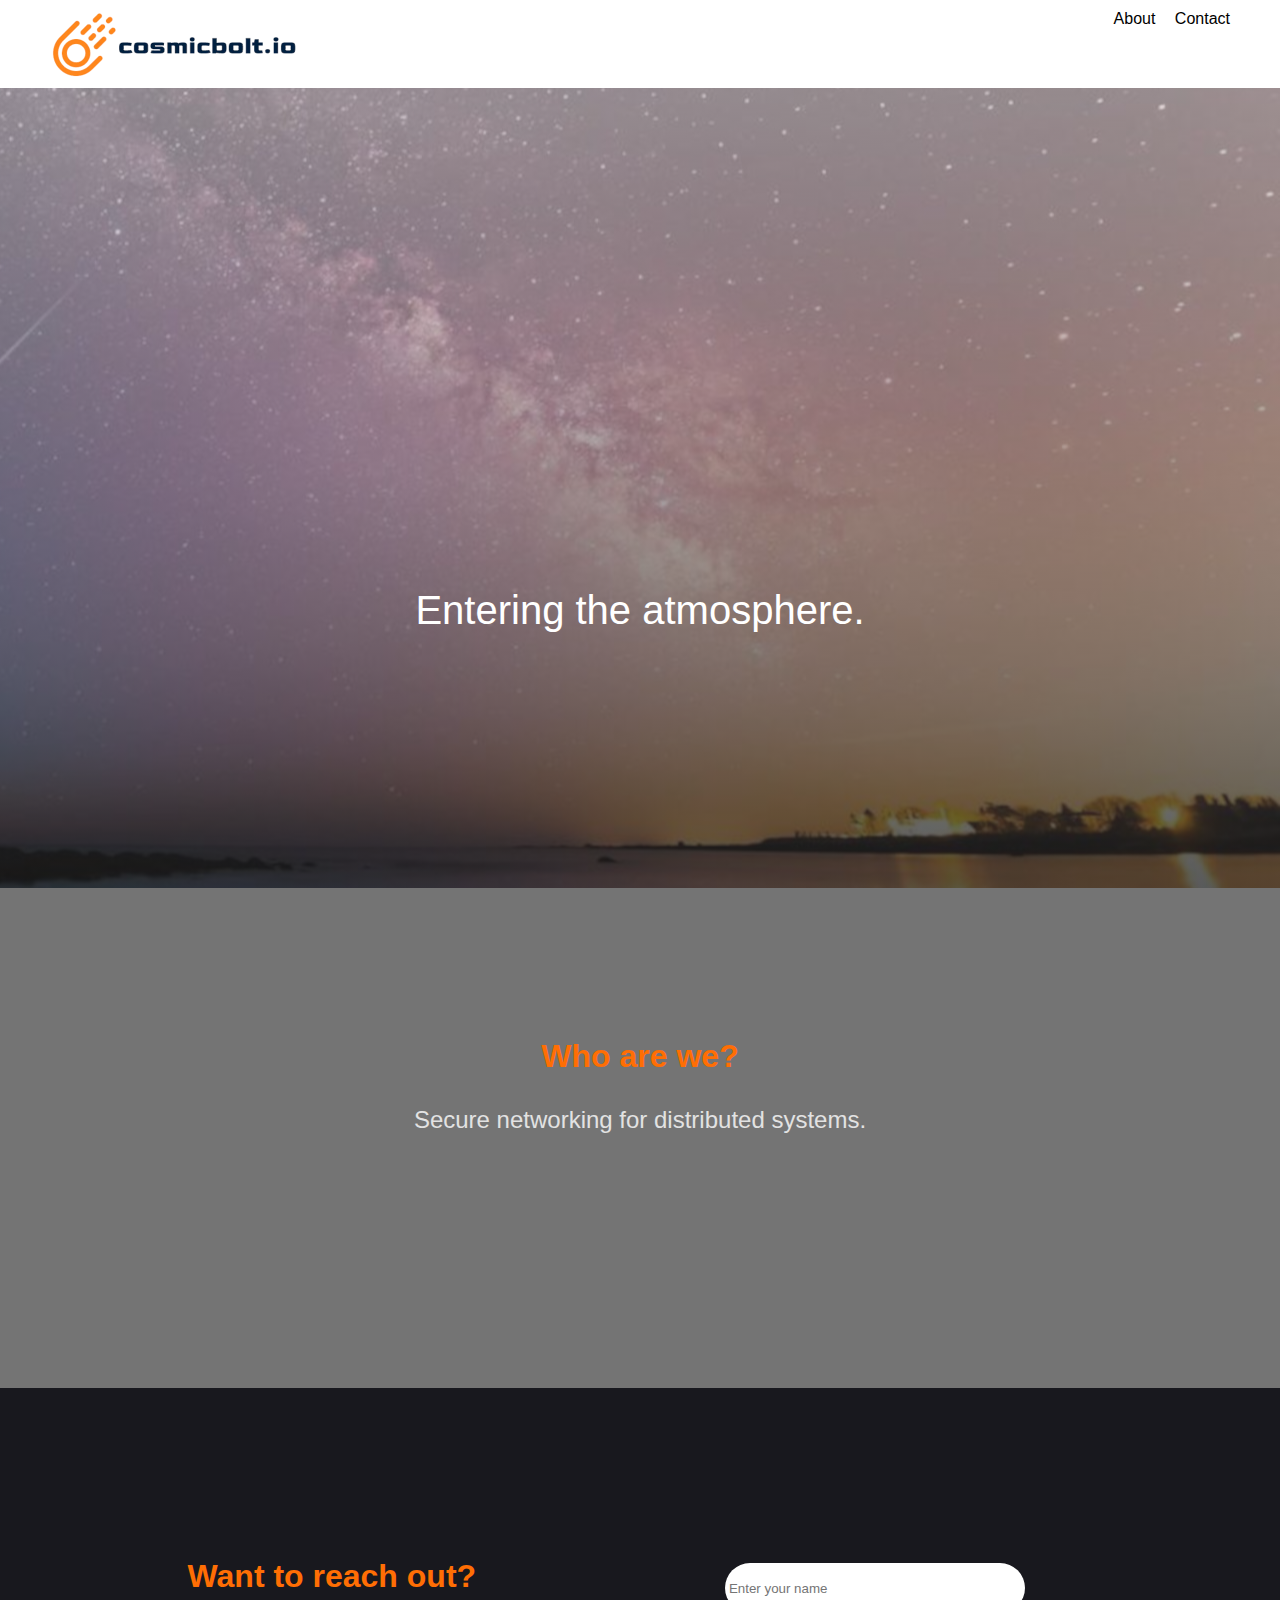
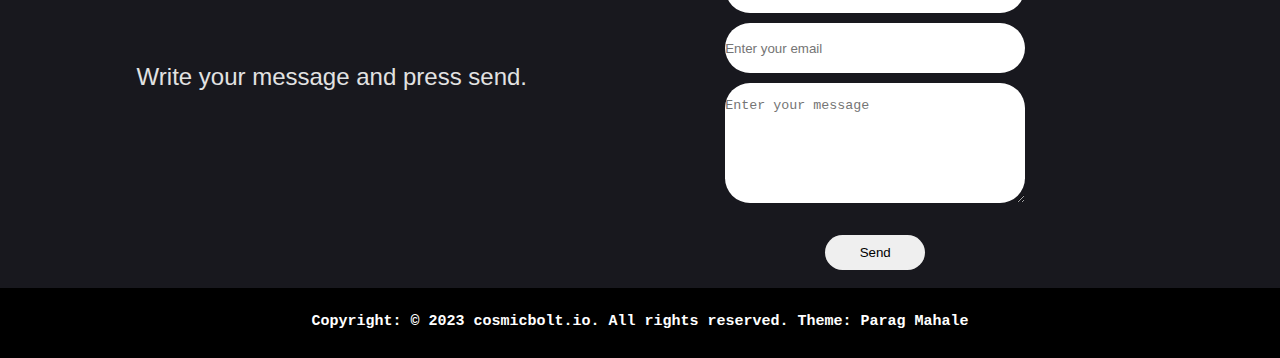
<file: index.html>
<!DOCTYPE html>
<html><head>
<meta http-equiv="content-type" content="text/html; charset=UTF-8">
    <meta charset="utf-8">
    <meta http-equiv="X-UA-Compatible" content="IE=edge">
    <title>cosmicbolt.io</title>
    <meta name="viewport" content="width=device-width, initial-scale=1">
    <link rel="stylesheet" type="text/css" media="screen" href="css/main.css">
<script async="false" type="text/javascript" src="js/nostr-provider.js"></script></head>
<body>
    <div class="navbar">
        <div class="container navbar-body">
            <span class="logo"> <a href="/"> <img src="cosmicbolt.logo.side.small.png"></a> </span>
            <span class="header-links"> <a href="#aboutus"> About</a>  <a href="#contactus">  Contact</a> </span>
        </div>
    </div>
    <div class="hero">
        <div class="container">
            <div class="info">
                Entering the atmosphere.
            </div>
        </div>
    </div>
    <div class="aboutus" id="aboutus">
        <div class="container">
           <p class="que"><b>Who are we? </b> </p>
            <p class="ans">
                Secure networking for distributed systems.
            </p>
        </div>
    </div>


    <div class="contactus" id="contactus">
        <div class="container">
            <div class="feild">
                <span class="que"><b>Want to reach out? </b><br> <br>
                    <p class="ans"> Write your message and press send.</p>
               </span>

                <span class="form">
                    <form action="https://usebasin.com/f/cae2ee343ef4" method="POST" enctype="multipart/form-data" id="form">
   
                    <input type="text" name="name" placeholder=" Enter your name" id="boxes"><br>
      
                    <input type="email" name="email" placeholder="Enter your email" id="boxes" required=""><br>
   
                    <textarea type="text" name="message" placeholder="
Enter your message" rows="5" cols="33" id="boxes"></textarea><br>

                    <button type="submit" id="button">Send</button>
                    </form>
                </span>
            </div>
        </div>
    </div>
    <div class="footer">
        <div class="container">
            <h4> Copyright: © 2023 cosmicbolt.io. All rights reserved. Theme: Parag Mahale</h4>
        </div>
    </div>

</body></html>
</file>
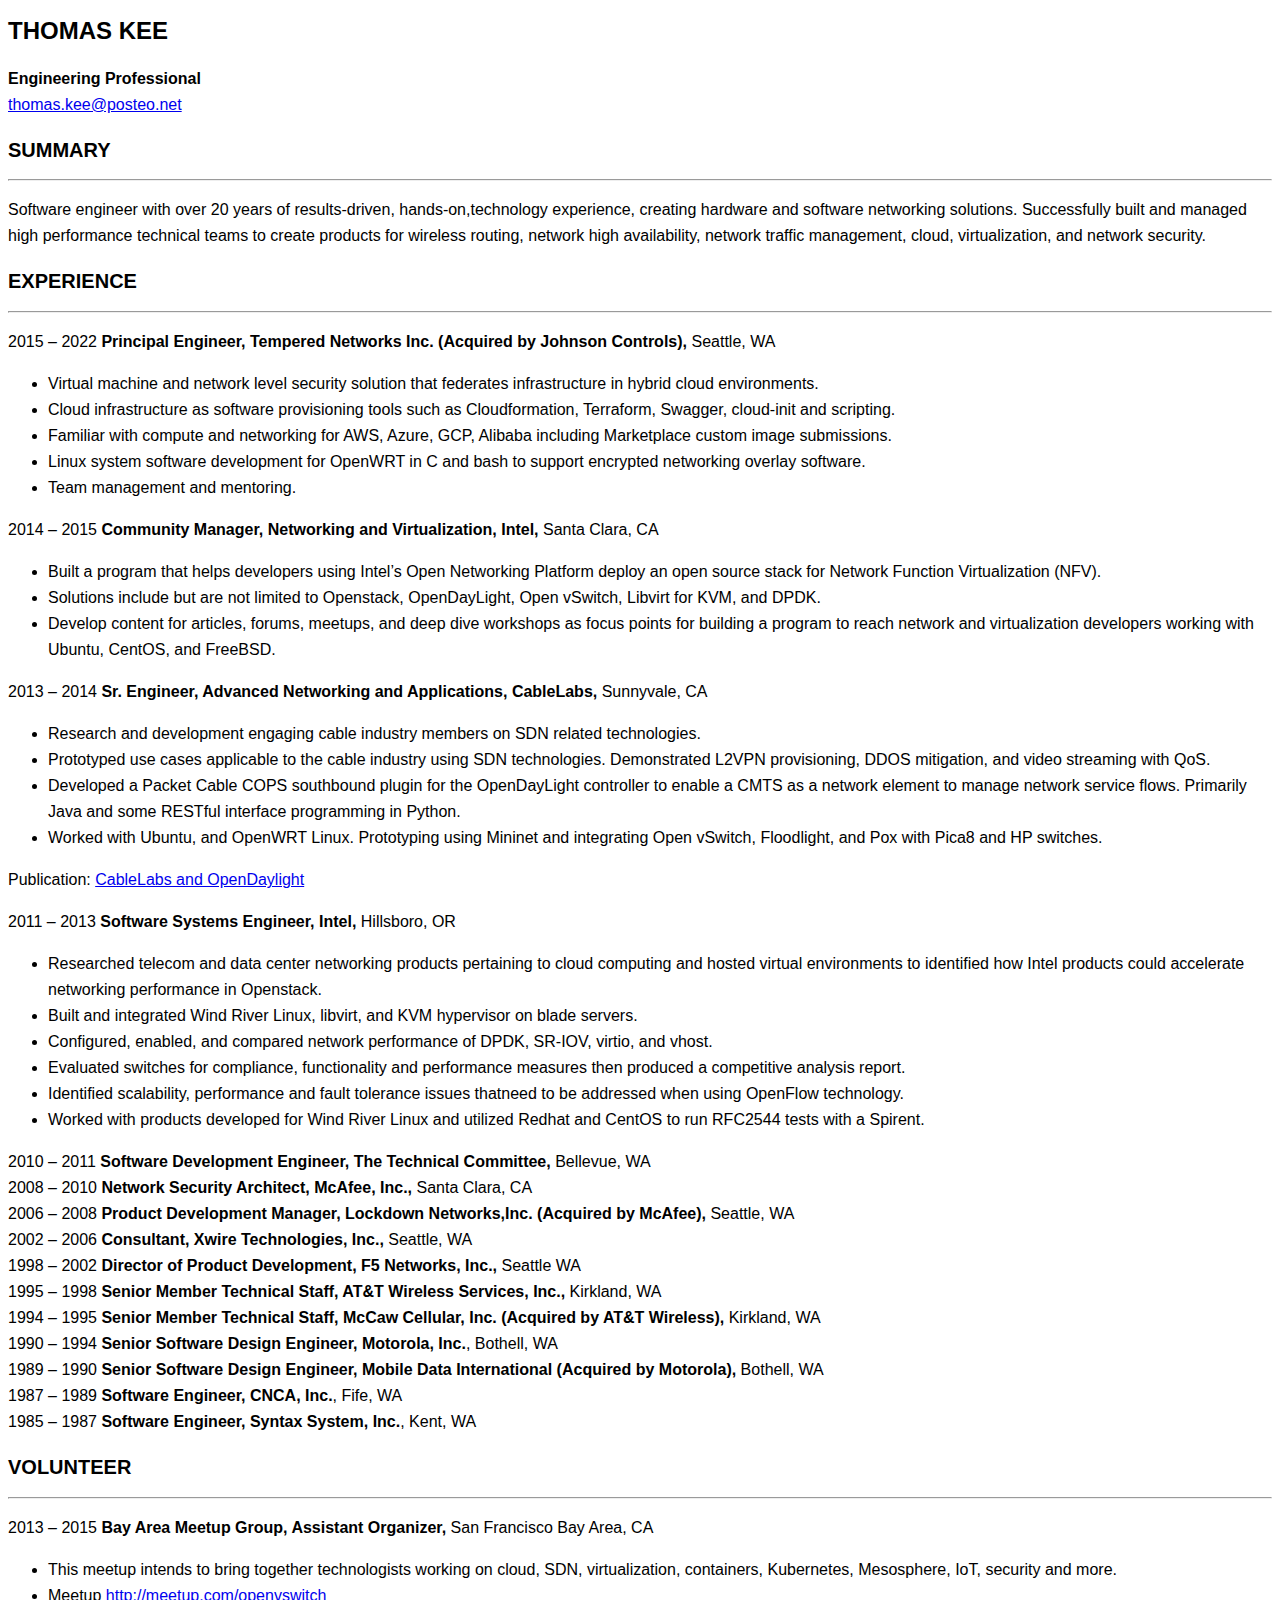
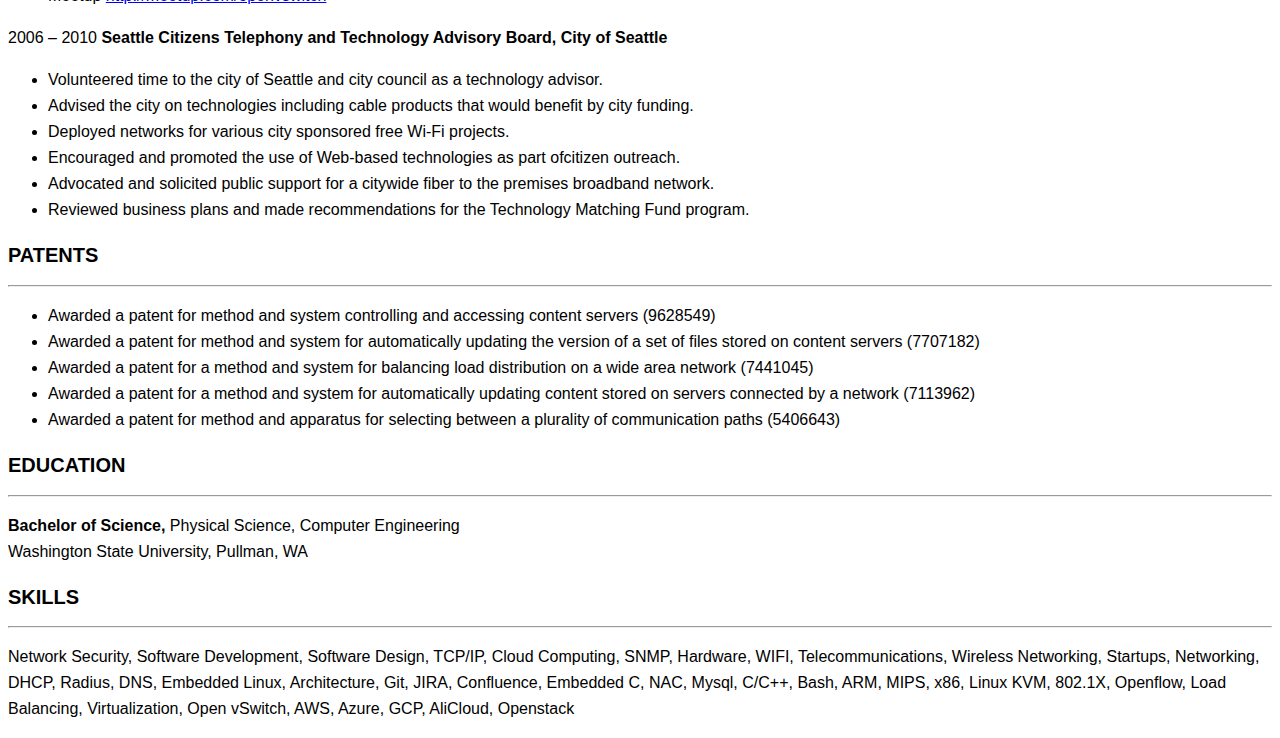
<file: cv/index.html>
<!DOCTYPE html>
<html>
  <head>
    <title>Resume THOMAS KEE</title>
    <style>
      html * {
        font-size: 16px !important;
        line-height: 1.625 !important;
        color: #2020131 !important;
        font-family: Nunito, sans-serif !important;
      }
      h1 * {
        font-size: 24px !important;
        line-height: 1.625 !important;
        color: #2020131 !important;
        font-family: Nunito, sans-serif !important;
      }
      h2 * {
        font-size: 20px !important;
        line-height: 1.625 !important;
        color: #2020131 !important;
        font-family: Nunito, sans-serif !important;
      }
    </style>
  </head>
  <body>

<div id="doc" class="markdown-body container-fluid comment-enabled" data-hard-breaks="true"><h1 id="THOMAS-KEE" data-id="THOMAS-KEE"><span>THOMAS KEE</span></h1><p><strong><span>Engineering Professional</span></strong><br>
<a href="mailto:thomas.kee@posteo.net" target="_blank" rel="noopener"><span>thomas.kee@posteo.net</span></a></p><h2 id="SUMMARY" data-id="SUMMARY"><span>SUMMARY</span></h2><hr><p>
<span>Software engineer with over 20 years of results-driven, hands-on,technology experience, creating hardware and software networking solutions. Successfully built and managed high performance technical teams to create products for wireless routing, network high availability, network traffic management, cloud, virtualization, and network security.</span></p><h2 id="EXPERIENCE" data-id="EXPERIENCE"><span>EXPERIENCE</span></h2><hr><p>
<span>2015 – 2022 </span><strong><span>Principal Engineer, Tempered Networks Inc. (Acquired by Johnson Controls),</span></strong><span> Seattle, WA</span></p><ul>
<li><span>Virtual machine and network level security solution that federates infrastructure in hybrid cloud environments.</span></li>
<li><span>Cloud infrastructure as software provisioning tools such as Cloudformation, Terraform, Swagger, cloud-init and scripting.</span></li>
<li><span>Familiar with compute and networking for AWS, Azure, GCP, Alibaba including Marketplace custom image submissions.</span></li>
<li><span>Linux system software development for OpenWRT in C and bash to support encrypted networking overlay software.</span></li>
<li><span>Team management and mentoring.</span></li>
</ul><p><span>2014 – 2015 </span><strong><span>Community Manager, Networking and Virtualization, Intel,</span></strong><span> Santa Clara, CA</span></p><ul>
<li><span>Built a program that helps developers using Intel’s Open Networking Platform deploy an open source stack for Network Function Virtualization (NFV).</span></li>
<li><span>Solutions include but are not limited to Openstack, OpenDayLight, Open vSwitch, Libvirt for KVM, and DPDK.</span></li>
<li><span>Develop content for articles, forums, meetups, and deep dive workshops as focus points for building a program to reach network and virtualization developers working with Ubuntu, CentOS, and FreeBSD.</span></li>
</ul><p><span>2013 – 2014 </span><strong><span>Sr. Engineer, Advanced Networking and Applications, CableLabs,</span></strong><span> Sunnyvale, CA</span></p><ul>
<li><span>Research and development engaging cable industry members on SDN related technologies.</span></li>
<li><span>Prototyped use cases applicable to the cable industry using SDN technologies. Demonstrated L2VPN provisioning, DDOS mitigation, and video streaming with QoS.</span></li>
<li><span>Developed a Packet Cable COPS southbound plugin for the OpenDayLight controller to enable a CMTS as a network element to manage network service flows. Primarily Java and some RESTful interface programming in Python.</span></li>
<li><span>Worked with Ubuntu, and OpenWRT Linux. Prototyping using Mininet and integrating Open vSwitch, Floodlight, and Pox with Pica8 and HP switches.</span></li>
</ul><p><span>Publication: </span><a href="https://www.sdxcentral.com/articles/interview/cablelabs-opendaylight-chris-donley-thomas-kee-interview/2014/01/" target="_blank" rel="noopener"><span>CableLabs and OpenDaylight</span></a></p><p><span>2011 – 2013 </span><strong><span>Software Systems Engineer, Intel,</span></strong><span> Hillsboro, OR</span></p><ul>
<li><span>Researched telecom and data center networking products pertaining to cloud computing and hosted virtual environments to identified how Intel products could accelerate networking performance in Openstack.</span></li>
<li><span>Built and integrated Wind River Linux, libvirt, and KVM hypervisor on blade servers.</span></li>
<li><span>Configured, enabled, and compared network performance of DPDK, SR-IOV, virtio, and vhost.</span></li>
<li><span>Evaluated switches for compliance, functionality and performance measures then produced a competitive analysis report.</span></li>
<li><span>Identified scalability, performance and fault tolerance issues thatneed to be addressed when using OpenFlow technology.</span></li>
<li><span>Worked with products developed for Wind River Linux and utilized Redhat and CentOS to run RFC2544 tests with a Spirent.</span></li>
</ul><p><span>2010 – 2011 </span><strong><span>Software Development Engineer, The Technical Committee,</span></strong><span> Bellevue, WA</span><br>
<span>2008 – 2010 </span><strong><span>Network Security Architect, McAfee, Inc.,</span></strong><span> Santa Clara, CA</span><br>
<span>2006 – 2008 </span><strong><span>Product Development Manager, Lockdown Networks,Inc. (Acquired by McAfee),</span></strong><span> Seattle, WA</span><br>
<span>2002 – 2006 </span><strong><span>Consultant, Xwire Technologies, Inc.,</span></strong><span> Seattle, WA</span><br>
<span>1998 – 2002 </span><strong><span>Director of Product Development, F5 Networks, Inc.,</span></strong><span> Seattle WA</span><br>
<span>1995 – 1998 </span><strong><span>Senior Member Technical Staff, AT&amp;T Wireless Services, Inc.,</span></strong><span> Kirkland, WA</span><br>
<span>1994 – 1995 </span><strong><span>Senior Member Technical Staff, McCaw Cellular, Inc. (Acquired by AT&amp;T Wireless),</span></strong><span> Kirkland, WA</span><br>
<span>1990 – 1994 </span><strong><span>Senior Software Design Engineer, Motorola, Inc.</span></strong><span>, Bothell, WA</span><br>
<span>1989 – 1990 </span><strong><span>Senior Software Design Engineer, Mobile Data International (Acquired by Motorola),</span></strong><span> Bothell, WA</span><br>
<span>1987 – 1989 </span><strong><span>Software Engineer, CNCA, Inc.</span></strong><span>, Fife, WA</span><br>
<span>1985 – 1987 </span><strong><span>Software Engineer, Syntax System, Inc.</span></strong><span>, Kent, WA</span></p><h2 id="VOLUNTEER" data-id="VOLUNTEER"><span>VOLUNTEER</span></h2><hr><p><span>2013 – 2015 </span><strong><span>Bay Area Meetup Group, Assistant Organizer,</span></strong><span> San Francisco Bay Area, CA</span></p><ul>
<li><span>This meetup intends to bring together technologists working on cloud, SDN, virtualization, containers, Kubernetes, Mesosphere, IoT, security and more.</span></li>
<li><span>Meetup </span><a href="http://meetup.com/openvswitch" target="_blank" rel="noopener"><span>http://meetup.com/openvswitch</span></a></li>
</ul><p><span>2006 – 2010 </span><strong><span>Seattle Citizens Telephony and Technology Advisory Board, City of Seattle</span></strong></p><ul>
<li><span>Volunteered time to the city of Seattle and city council as a technology advisor.</span></li>
<li><span>Advised the city on technologies including cable products that would benefit by city funding.</span></li>
<li><span>Deployed networks for various city sponsored free Wi-Fi projects.</span></li>
<li><span>Encouraged and promoted the use of Web-based technologies as part ofcitizen outreach.</span></li>
<li><span>Advocated and solicited public support for a citywide fiber to the premises broadband network.</span></li>
<li><span>Reviewed business plans and made recommendations for the Technology Matching Fund program.</span></li>
</ul><h2 id="PATENTS" data-id="PATENTS"><span>PATENTS</span></h2><hr><ul>
<li><span>Awarded a patent for method and system controlling and accessing content servers (9628549)</span></li>
<li><span>Awarded a patent for method and system for automatically updating the version of a set of files stored on content servers (7707182)</span></li>
<li><span>Awarded a patent for a method and system for balancing load distribution on a wide area network (7441045)</span></li>
<li><span>Awarded a patent for a method and system for automatically updating content stored on servers connected by a network (7113962)</span></li>
<li><span>Awarded a patent for method and apparatus for selecting between a plurality of communication paths (5406643)</span></li>
</ul><h2 id="EDUCATION" data-id="EDUCATION"><span>EDUCATION</span></h2><hr><p><strong><span>Bachelor of Science,</span></strong><span> Physical Science, Computer Engineering</span><br>
<span>Washington State University, Pullman, WA</span></p><h2 id="SKILLS" data-id="SKILLS"><span>SKILLS</span></h2><hr><p><span>Network Security, Software Development, Software Design, TCP/IP, Cloud Computing, SNMP, Hardware, WIFI, Telecommunications, Wireless Networking, Startups, Networking, DHCP, Radius, DNS, Embedded Linux, Architecture, Git, JIRA, Confluence, Embedded C, NAC, Mysql, C/C++, Bash, ARM, MIPS, x86, Linux KVM, 802.1X, Openflow, Load Balancing, Virtualization, Open vSwitch, AWS, Azure, GCP, AliCloud, Openstack</span></p></div>
</body>
</html>
</file>
<file: css/main.css>
*{
    padding: 0;
    margin: 0;
}

body{
    font-family: Arial, Helvetica, sans-serif;
}

.container{
    padding-left: 50px;
    padding-right: 50px;
}

.navbar{
    width: 100%;
    height: 75px;
    padding-bottom: 8px;
    padding-top: 5px;
    background: #ffffff;
}

.navbar-body{
    display: flex;
    flex-direction: row;
    justify-content: space-between;
}

.navbar-body > span{
    padding-top: 5px;
}

span.logo{
    font-size: 25px;
}

span.header-links a{
    padding-left: 15px;
    text-decoration: none;
    color: #000;
}

span.header-links a:hover{
    color: rgb(255, 110, 4);;
    transition: cubic-bezier(0.075, 0.82, 0.165, 1), 0.5s;
}

.hero{
    width: 100%;
    height: 800px;
   background-image: linear-gradient(to bottom, rgba(230, 230, 230, 0.52), rgba(29, 29, 29, 0.73))
                    ,url(../hero.jpg);
   background-position-x: right;
   background-position-y: center;

}
.info{
    position: relative;
    height: auto;
    width: auto;
    text-align: center;
    font-size: 40px;
    color: #fff;
    margin: 0 auto;
    padding: 500px 0;
}

.que{
    font-size: 32px;
    padding-top: 150px;
    text-align: center;
    color: rgb(255, 110, 4);
}

.ans{
    font-size: 24px;
    font-weight: 100;
    text-align: center;
    line-height: 50px;
    padding: 20px;
    color: rgb(226, 226, 226);
}

.aboutus{
    width: 100%;
    height: 500px;
    background: rgb(116, 116, 116);
}

.product{
    width: 100%;
    height: 500px;
    background: rgb(116, 116, 116);
}

.feild{
    display: grid;
    grid-template-columns: auto auto auto;
    padding-top: 20px;
}

.content{
    padding-top: 20px;
}

.content:hover{
    background: #fff;
    color: #dec79b;
    box-shadow: 2px 2px 2px 2px, #18181e;
    transition: cubic-bezier(0.19, 1, 0.22, 1), 0.5s;
}

.content a{
    text-decoration: none;
    color: #000;
}

.content a:hover{
    color: #dec79b;
    transition: cubic-bezier(0.19, 1, 0.22, 1), 0.1s;
}

.contactus{
    width: 100%;
    height: 500px;
    text-align: center;
    background: #18181e;
}

.war{
    padding-top: 150px;
    font-size: 30px;
    color: rgb(116, 116, 116);

}


.form{
    padding-top: 150px;
    padding-left: 40px;
    line-height: 25px;
}

input#boxes{
    border: none;
    width: 300px;
    height: 50px;
    border-radius: 25px;
    margin: 5px;
}

textarea#boxes{
    border: none;
    width: 300px;
    height:120px;
    border-radius: 25px;
    margin: 5px;
}

#button{
    border: none;
    width: 100px;
    height: 35px;
    border-radius: 20px;
    margin-top: 20px;
}

#button:hover{
    cursor: pointer;
    background: rgb(255, 110, 4);
    color: #fff;
    transition: cubic-bezier(0.19, 1, 0.22, 1), 0.5s;
}

.footer{
    width: 100%;
    height: 70px;
    text-align: center;
    font-family: 'Courier New', Courier, monospace;
    font-size: 15px;
    background: #000;
}

.footer h4{
    padding-top: 25px;
    color: #fff;
}
</file>
